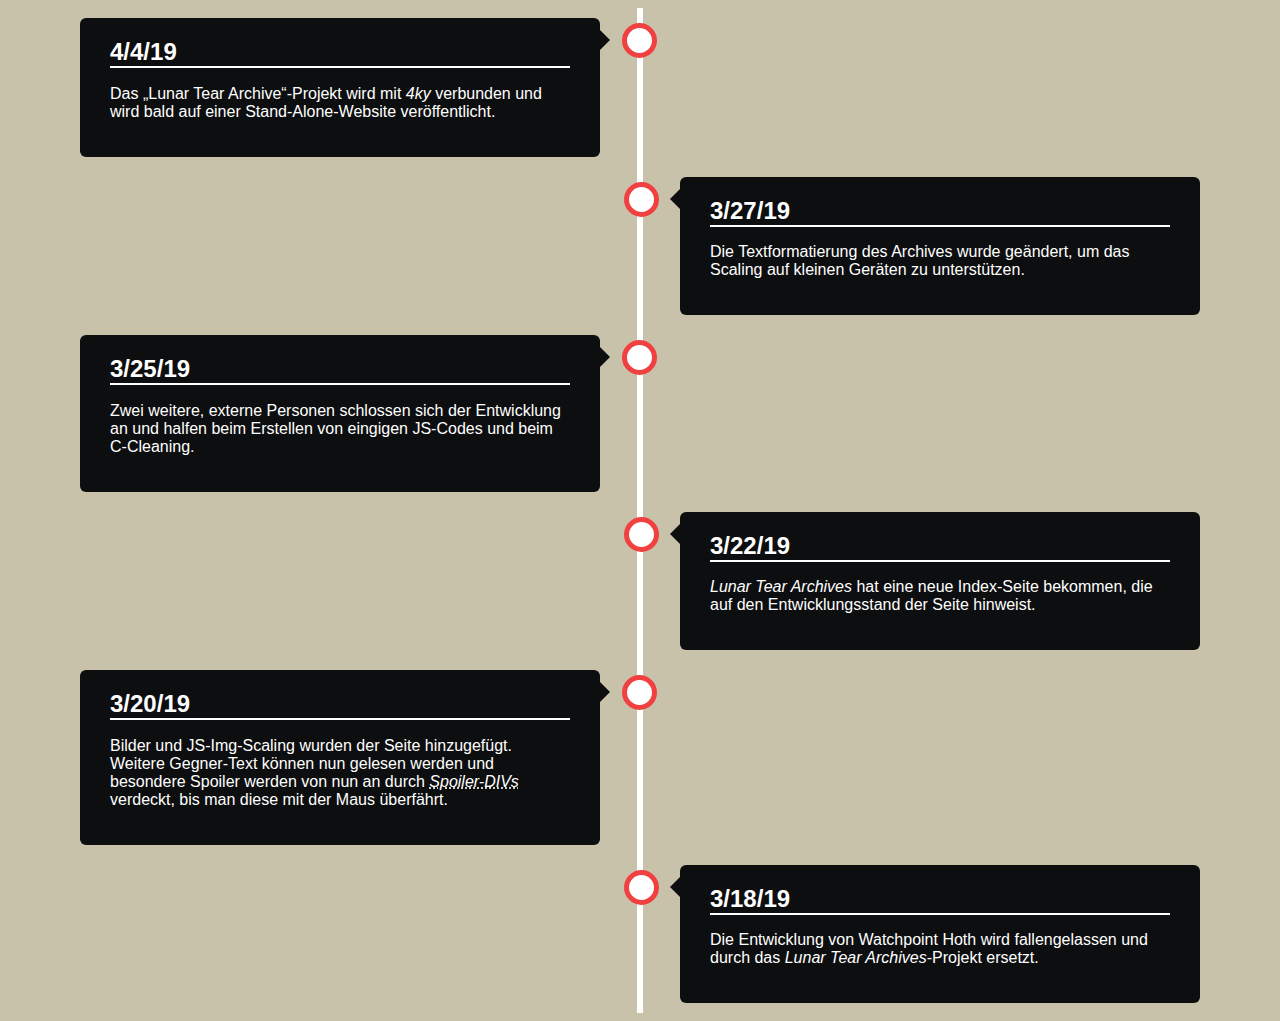
<file: progress.html>
<!DOCTYPE html>
<html>
<head>
	<title>Progress</title>
	<meta name="viewport" content="width=device-width, initial-scale=1.0">
	<meta charset="utf-8">
	<link rel="stylesheet" type="text/css" href="assets/css/timeline.css">
</head>
<body>
<div class="timeline">
  <div class="container left">
    <div class="content">
      <h2>4/4/19</h2>
      <p>Das „Lunar Tear Archive“-Projekt wird mit <em>4ky</em> verbunden und wird bald auf einer Stand-Alone-Website veröffentlicht.</p>
    </div>
  </div>
  <div class="container right">
    <div class="content">
      <h2>3/27/19</h2>
      <p>Die Textformatierung des Archives wurde geändert, um das Scaling auf kleinen Geräten zu unterstützen.</p>
    </div>
  </div>
  <div class="container left">
    <div class="content">
      <h2>3/25/19</h2>
      <p>Zwei weitere, externe Personen schlossen sich der Entwicklung an und halfen beim Erstellen von eingigen JS-Codes und beim C-Cleaning.</p>
    </div>
  </div>
  <div class="container right">
    <div class="content">
      <h2>3/22/19</h2>
      <p><em>Lunar Tear Archives</em> hat eine neue Index-Seite bekommen, die auf den Entwicklungsstand der Seite hinweist.</p>
    </div>
  </div>
  <div class="container left">
    <div class="content">
      <h2>3/20/19</h2>
      <p>Bilder und JS-Img-Scaling wurden der Seite hinzugefügt. Weitere Gegner-Text können nun gelesen werden und besondere Spoiler werden von nun an durch <em><abbr title="dt: Störklappen">Spoiler-DIVs</abbr></em> verdeckt, bis man diese mit der Maus überfährt.</p>
    </div>
  </div>
  <div class="container right">
    <div class="content">
      <h2>3/18/19</h2>
      <p>Die Entwicklung von Watchpoint Hoth wird fallengelassen und durch das <em>Lunar Tear Archives</em>-Projekt ersetzt.</p>
    </div>
  </div>
</div>
</body>
</html>
</file>
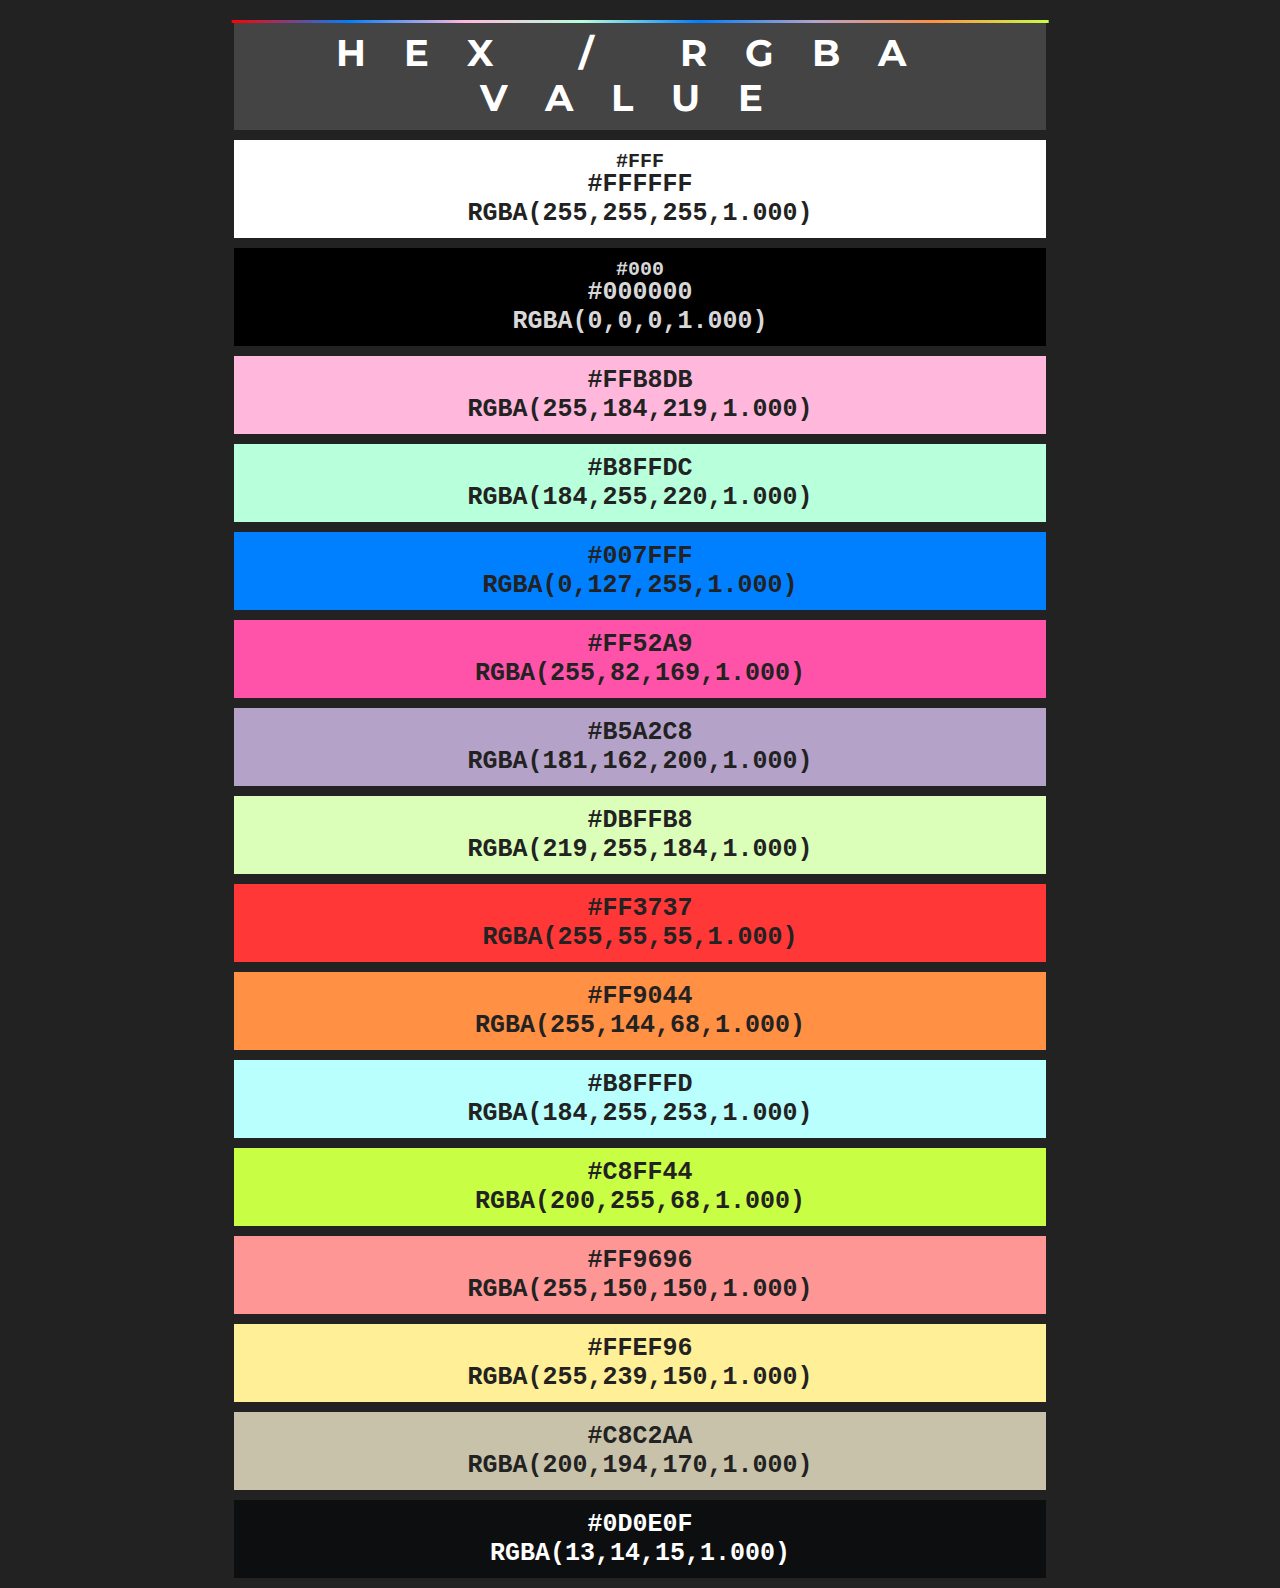
<file: alternate/colors.html>
<!DOCTYPE html>
<html>
<head>
	<title>Used Colors</title>
	<link rel="stylesheet" type="text/css" href="../assets/css/usedcolors.css">
</head>
<body>
<body>
	<!-- my face when I game a super epic game! awesome! B) -->
	<center><div style="padding-top: 10px;"><div class="line--grad" align="center"></div>
		<table border="0" width="65%" cellspacing="10" cellpadding="10">
			<tbody>
				<thead>
				<td class="grad" style="font-size: 37px; text-align: center; background-color: #444; letter-spacing: 38px; font-family: 'Montserrat', sans-serif; text-transform: uppercase; color: #FFF;"><strong>HEX / RGBA Value</strong></td>
				</thead>
					<tr>
						<td style="padding-top: 30px; text-align:center; background-color: #ffffff; color: #222;"><strong><ruby>#ffffff<rt style="font-size: 20px;">#fff</rt></ruby><br>rgba(255,255,255,1.000)</strong></td>
					</tr>
					<tr>
						<td style="padding-top: 30px; text-align:center; background-color: #000000; color: #D8D8D8;"><strong><ruby>#000000<rt style="font-size: 20px;">#000</rt></ruby><br>rgba(0,0,0,1.000)</strong></td>
					</tr>
					<tr>
						<td style="text-align:center; background-color: #ffb8db; color: #222;"><strong>#ffb8db<br>rgba(255,184,219,1.000)</strong></td>
					</tr>
					<tr>
						<td style="text-align:center; background-color: #b8ffdc; color: #222;"><strong>#b8ffdc<br>rgba(184,255,220,1.000)</strong></td>
					</tr>
					<tr>
						<td style="text-align:center; background-color: #007FFF; color: #222;"><strong>#007FFF<br>rgba(0,127,255,1.000)</strong></td>
					</tr>
					<tr>
						<td style="text-align:center; background-color: #ff52a9; color: #222;"><strong>#ff52a9<br>rgba(255,82,169,1.000)</strong></td>
					</tr>
					<tr>
						<td style="text-align:center; background-color: #b5a2c8; color: #222;"><strong>#b5a2c8<br>rgba(181,162,200,1.000)</strong></td>
					</tr>
					<tr>
						<td style="text-align:center; background-color: #dbffb8; color: #222;"><strong>#dbffb8<br>rgba(219,255,184,1.000)</strong></td>
					</tr>
					<tr>
						<td style="text-align:center; background-color: #FF3737; color: #222;"><strong>#FF3737<br>rgba(255,55,55,1.000)</strong></td>
					</tr>
					<tr>
						<td style="text-align:center; background-color: #FF9044; color: #222;"><strong>#FF9044<br>rgba(255,144,68,1.000)</strong></td>
					</tr>
					<tr>
						<td style="text-align:center; background-color: #b8fffd; color: #222;"><strong>#b8fffd<br>rgba(184,255,253,1.000)</strong></td>
					</tr>
					<tr>
						<td style="text-align:center; background-color: #C8FF44; color: #222;"><strong>#C8FF44<br>rgba(200,255,68,1.000)</strong></td>
					</tr>
					<tr>
						<td style="text-align:center; background-color: #FF9696; color: #222;"><strong>#FF9696<br>rgba(255,150,150,1.000)</strong></td>
					</tr>
					<tr>
						<td style="text-align:center; background-color: #FFEF96; color: #222;"><strong>#FFEF96<br>rgba(255,239,150,1.000)</strong></td>
					</tr>
					<tr>
						<td style="text-align:center; background-color: #C8C2AA; color: #222;"><strong>#C8C2AA<br>rgba(200,194,170,1.000)</strong></td>
					</tr>
					<tr>
						<td style="text-align:center; background-color: #0D0E0F; color: #FFF;"><strong>#0D0E0F<br>rgba(13,14,15,1.000)</strong></td>
					</tr>
			</tbody>
		</table>
	</div></center>
</body>
</html>
</file>
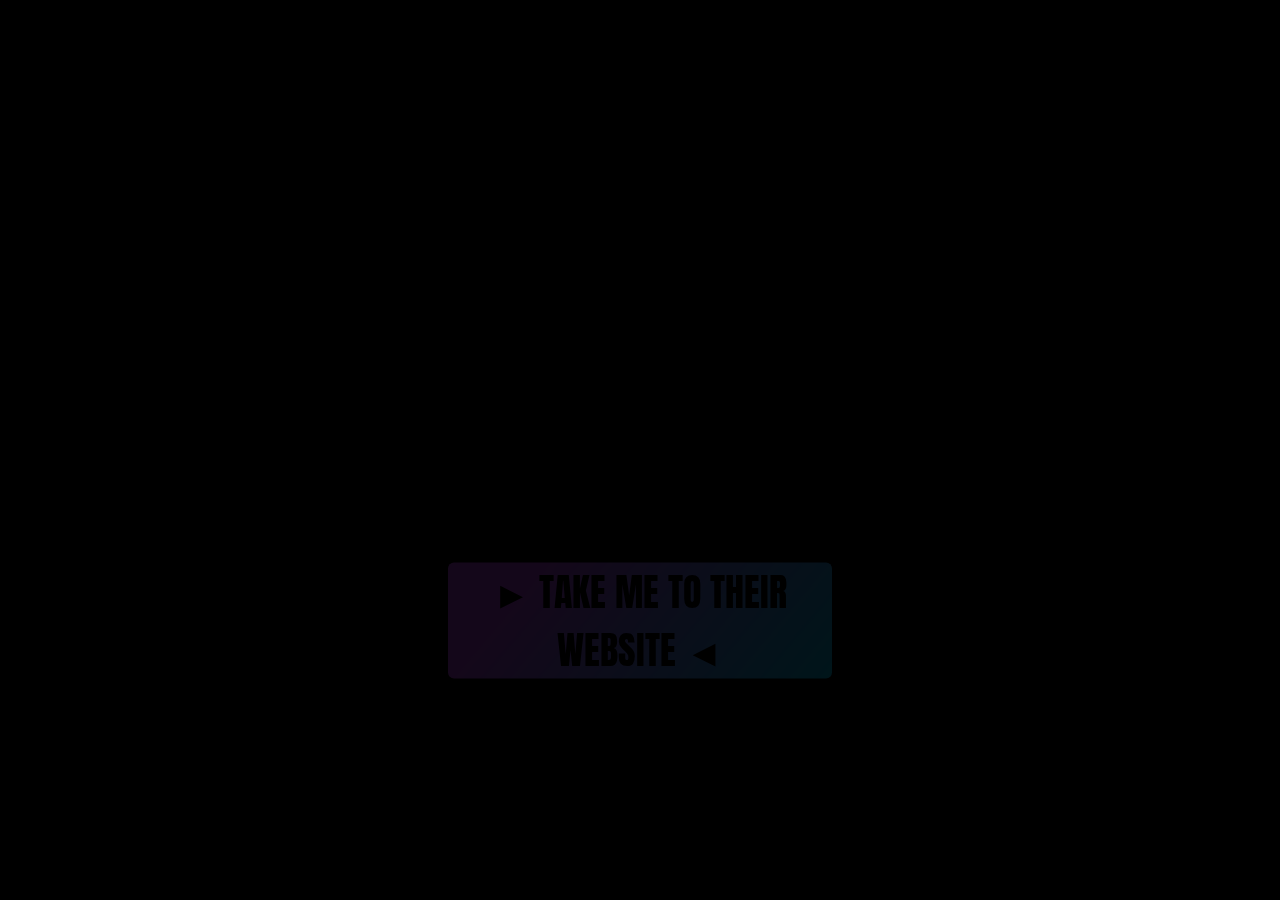
<file: alternate/design-one.html>
<!DOCTYPE html>
<html>
<head>
	<title>This website is currently being build</title>
	<link rel="stylesheet" type="text/css" href="../assets/css/designtestgrad.css">
	<meta charset="utf-8">
</head>
<body>
	<div class="cntr delay-anim">
		<h1 class="text"><span style="filter: blur(0.5px);">LUNAR TEAR PROJECT</span></h1>
		<center><div class="button" style="font-size: 38px; width: 30%;">► TAKE ME TO THEIR WEBSITE ◄</div></center>
	</div>
</body>
</html>
</file>
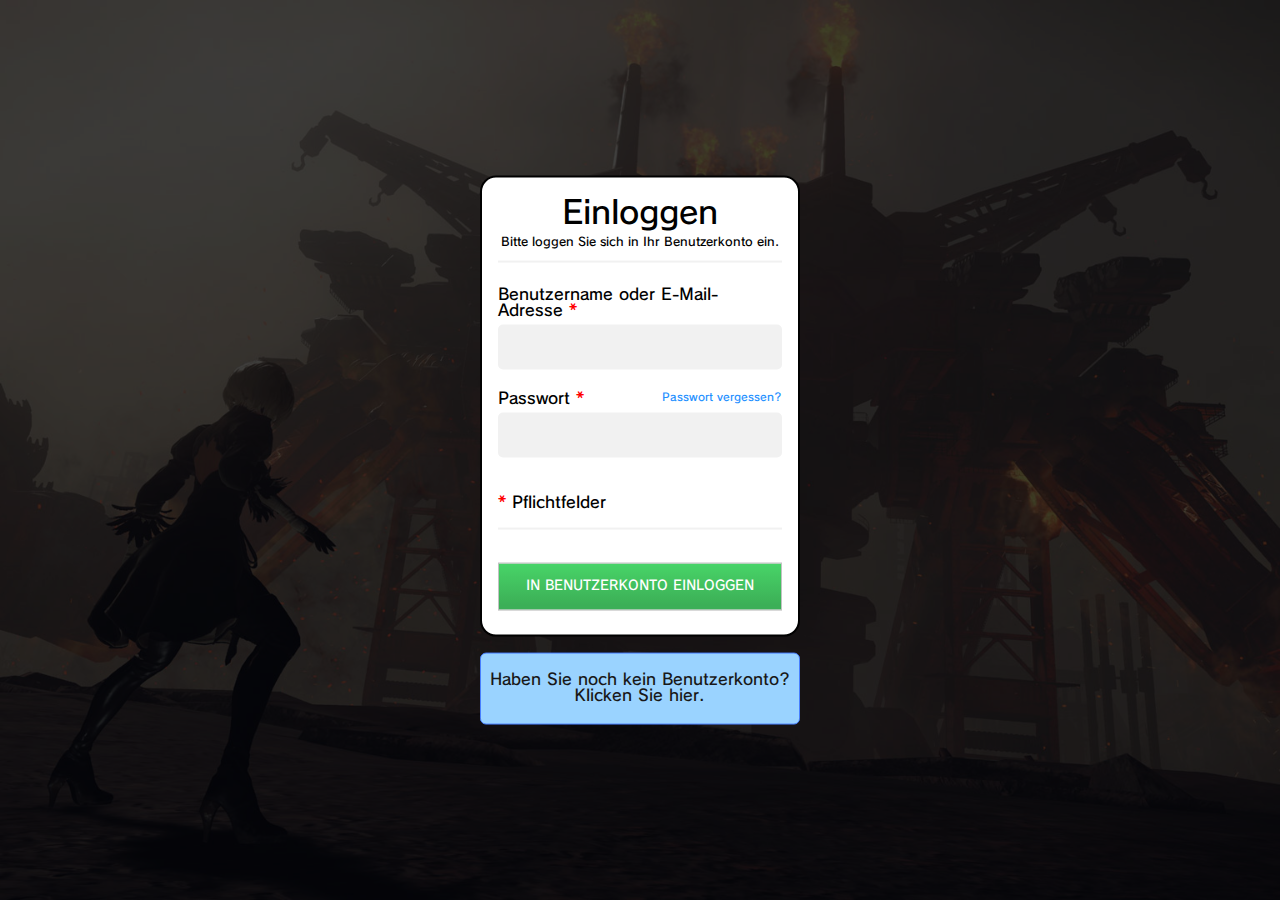
<file: user-account/login.html>
<!DOCTYPE html>
<html>
<head>
	<title>Sign in</title>
	<link rel="stylesheet" type="text/css" href="../assets/css/useraccountforms.css">
    <link rel="stylesheet" href="https://use.fontawesome.com/releases/v5.8.1/css/all.css" integrity="sha384-50oBUHEmvpQ+1lW4y57PTFmhCaXp0ML5d60M1M7uH2+nqUivzIebhndOJK28anvf" crossorigin="anonymous">
	<script type="text/javascript" src="../assets/scripts/javascript/signinalert.js"></script>
    <script type="text/javascript" src="../assets/scripts/javascript/capslockdetect.js"></script>
</head>
<body>
	<div class="reg-overlay-dark"></div>
	<div class="login-field">
			<form>
  				<div class="login-container">
    				<h1>Einloggen</h1>
    				<p style="font-size: 12px; text-align: center; font-weight: bold;">Bitte loggen Sie sich in Ihr Benutzerkonto ein.</p>
    				<hr>

    				<label for="useradresse"><b>Benutzername oder E-Mail-Adresse</b> <span style="color: red;">*</span></label>
    				<input id="myInput" type="text" placeholder="" name="useradresse" required autocomplete="off">

    				<label for="psw"><b>Passwort</b> <span style="color: red;">*</span> <span style="/**/" class="forgot-password"><a href="reset_password.html">Passwort vergessen?</a></span> </label>
    				<input class="capslockdetect" type="password" placeholder="" name="psw" required autocomplete="off" onkeypress="feststellcheck(event)">
                    <!-- <div id="upperCase" style="visibility:hidden"><i class="fas fa-exclamation-triangle"></i> — Die Feststelltaste ist aktiv.</div> -->
    				<p><span style="color: red;">*</span> Pflichtfelder</p>
    				<hr>
                    <button type="submit" class="registerbtn" onclick="signinalert()">In Benutzerkonto einloggen</button>
  				</div>
			</form>
			<br><a class="notice" href="register.html"><div class="extended-login-note"><p><b>Haben Sie noch kein Benutzerkonto?</b><br><b>Klicken Sie hier.</b></p></div></a>
	</div>
</body>
</html>
</file>
<file: assets/css/timeline.css>
* {
  box-sizing: border-box;
  }

body {
  background-color: #C8C2AA;
  font-family: Helvetica, sans-serif;
  }

.timeline {
  position: relative;
  max-width: 1200px;
  margin: 0 auto;
  }

.timeline::after {
  content: '';
  position: absolute;
  width: 6px;
  background-color: white;
  top: 0;
  bottom: 0;
  left: 50%;
  margin-left: -3px;
  }

.container {
  padding: 10px 40px;
  position: relative;
  background-color: inherit;
  width: 50%;
  }

.container::after {
  content: '';
  position: absolute;
  width: 25px;
  height: 25px;
  right: -17px;
  background-color: white;
  border: 5px solid #F14040;
  top: 15px;
  border-radius: 50%;
  z-index: 1;
  }

.left {
  left: 0;
  }

.right {
  left: 50%;
  }

.left::before {
  content: " ";
  height: 0;
  position: absolute;
  top: 22px;
  width: 0;
  z-index: 1;
  right: 30px;
  border: medium solid white;
  border-width: 10px 0 10px 10px;
  border-color: transparent transparent transparent #0D0E0F;
  }

.right::before {
  content: " ";
  height: 0;
  position: absolute;
  top: 22px;
  width: 0;
  z-index: 1;
  left: 30px;
  border: medium solid white;
  border-width: 10px 10px 10px 0;
  border-color: transparent #0D0E0F transparent transparent;
  }

.right::after {
  left: -16px;
  }

.content {
  padding: 20px 30px;
  background-color: #0D0E0F;
  color: #FFF;
  position: relative;
  border-radius: 6px;
  }

@media screen and (max-width: 600px) {
  /* Place the timelime to the left */
  .timeline::after {
  left: 31px;
  }
  
  .container {
  width: 100%;
  padding-left: 70px;
  padding-right: 25px;
  }
  
  .container::before {
  left: 60px;
  border: medium solid white;
  border-width: 10px 10px 10px 0;
  border-color: transparent white transparent transparent;
  }

  .left::after, .right::after {
  left: 15px;
  }
  
  .right {
  left: 0%;
  }
}

.content h2 {
  border-bottom: 2px solid #FFF;
  margin: 0;
}

.content p {
  padding-top: 0.5px;
}
</file>
<file: assets/css/usedcolors.css>
@import url('https://fonts.googleapis.com/css?family=Montserrat');
.line--grad { width: 63.8%; height: 3px; left: 50%; position: absolute; top: 20px; background: linear-gradient(90deg, #FF0000, #007FFF, #FFB8DB, #B8FFDC, #007FFF, #B5A2C8, #FF9044, #C8FF44); transform: translate(-50%);}
body {background-color: #222; font-family: monospace; font-size: 25px; margin: 0; padding: 0;}
table > tbody > tr > td > strong {text-transform: uppercase;}
table > tbody > tr > td {transition: transform 0.5s;}
table > tbody > tr > td:hover {transform: scale(1.2); transition: transform 0.5s;}
::selection {color: #FFF; background-color: #000;}
::-webkit-scrollbar {display: none;}
</file>
<file: assets/css/designtestgrad.css>
@import url('https://fonts.googleapis.com/css?family=Anton');
html, body {background-color: #000; margin: 0;}
.cntr {font-family: 'Anton', sans-serif; text-align: center; position: absolute; left: 50%; top: 50%; transform: translate(-50%, -50%); width: 100%;}

.delay-anim h1 {transition-delay: 1s; color: #000; font-size: 120px; letter-spacing: -52px; transition: 2s;}

.delay-anim h1:hover {letter-spacing: 20px; transition: 2s; text-shadow: -5px -2px 30px #C549FF, 5px 2px 30px #00CCFF;}

.text:hover {filter: blur(2px);}
.button {color: #000; border-radius: 6px; background: linear-gradient(130deg, #C549FF 20%, #00CCFF 100%); opacity: 0.1; transition: 0.5s;}
.button:hover {opacity: 1; transition: 0.5s; box-shadow: -5px -2px 10px #C549FF, 5px 2px 10px #00CCFF; filter: blur(0.3px); transform: scale(1.25);}
</file>
<file: assets/css/useraccountforms.css>
/* background: linear-gradient(-180deg, #E3E3E3, #707070) fixed; */
/* background: linear-gradient(130deg, #0084FF, #A1D2FF) fixed; */

@font-face {font-family: 'NieR Title'; src: url("../fonts/Benguiat Book.ttf");}
@font-face {font-family: 'NieR HUD'; src: url("../fonts/SCE-PS3-RD-R-LATIN.TTF");}

body {
    font-family: 'NieR HUD';
    background-color: #c8c2aa;
	margin: 0;
	background: url("../images/engels_engage.jpg") no-repeat center center fixed; 
  	-webkit-background-size: cover;
  	-moz-background-size: cover;
  	-o-background-size: cover;
  	background-size: cover;
  }

* {
    box-sizing: border-box;
  }

.reg-overlay-dark {width: 100%; height: 100vh; background-color: rgba(0,0,0,0.75);}

.login-container {
    padding: 16px;
    background-color: white;
    border-radius: 16px;
    border: 2.5px solid #000;
  }

.login-field {
    position: absolute;
    left: 50%;
    top: 50%;
    transform: translate(-50%, -50%);
    width: 25%
  }

.login-container h1 {
    text-align: center;
    line-height: 0px;
  }

input[type=text], input[type=password] {
    width: 100%;
    font-family: sans-serif;
    padding: 15px;
    margin: 5px 0 22px 0;
    border-radius: 5px;
    display: inline-block;
    border: none;
    background: #f1f1f1;
  }

input[type=text]:focus, input[type=password]:focus {
    background-color: #ddd;
    border-radius: 5px;
    outline: none;
  }

hr {
    border: 1px solid #f1f1f1;
    margin-bottom: 25px;
  }

.registerbtn {
    background-image: linear-gradient(-180deg,#34d058,#28a745 90%);
    color: white;
    padding: 16px 20px;
    margin: 8px 0;
    border: 0.1px solid #BCBCBC;
    cursor: pointer;
    width: 100%;
    opacity: 0.9;
    font-weight: bold;
    text-transform: uppercase;
    font-family: 'NieR HUD';
  }

.registerbtn:hover {
    opacity: 1;
  }

a {
    color: dodgerblue;
  }

.signin {
    background-color: #f1f1f1;
    text-align: center;
  }

.forgot-password {
    float: right;
    font-size: 11px;
    transition: 0.3s;
  }

.forgot-password:hover {
    transform: scale(1.3);
    padding-right: 25px;
    transition: 0.3s;
}

.forgot-password, a {
    text-decoration: none;
  }

.extended-login-note {
    background-color: #9AD3FF;
    border: 1.3px solid #477FFF;
    border-radius: 6px; padding: 3px;
    text-align: center;
    color: #181818;
  }

#upperCase {
    color: #FFF;
    font-weight: bold;
    background-color: #FF5252;
    padding: 15px;
  }

::selection {
    background-color: #3E3E3E;
    color: #FFF;
  }
</file>
